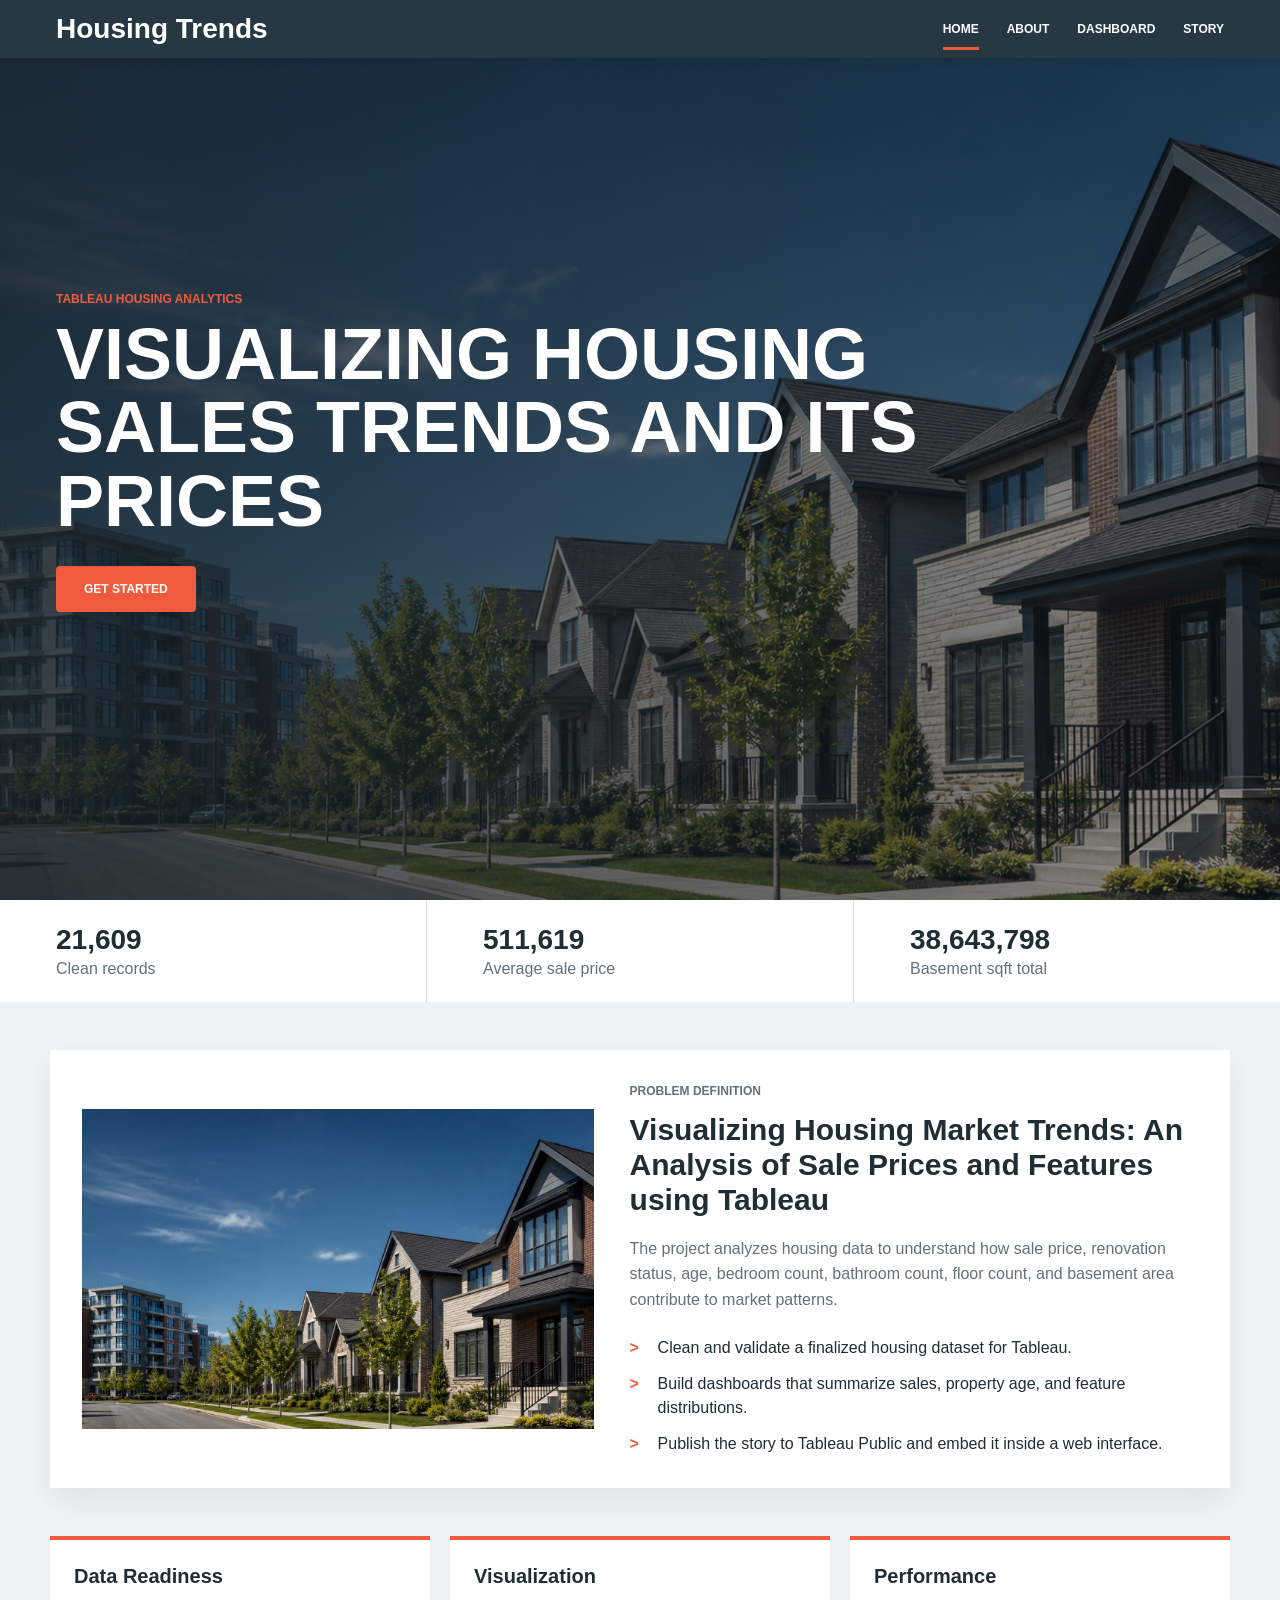
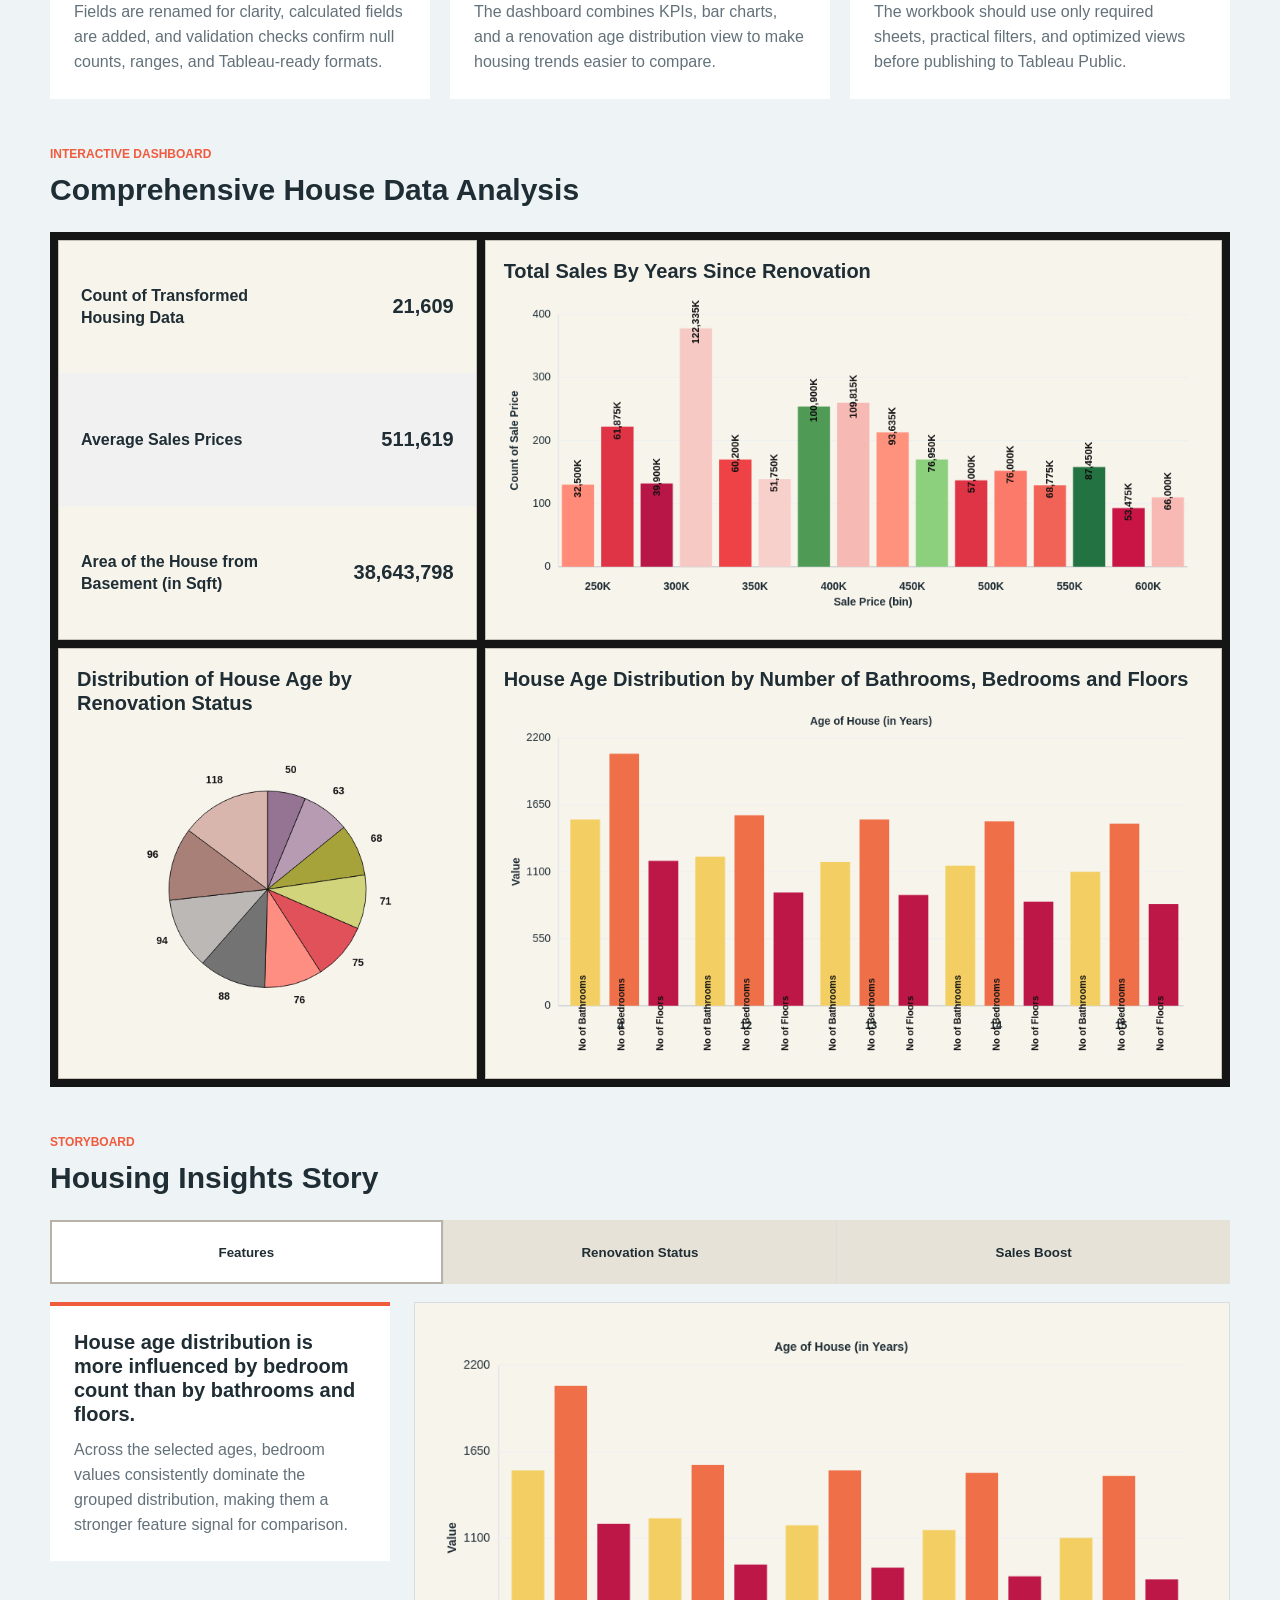
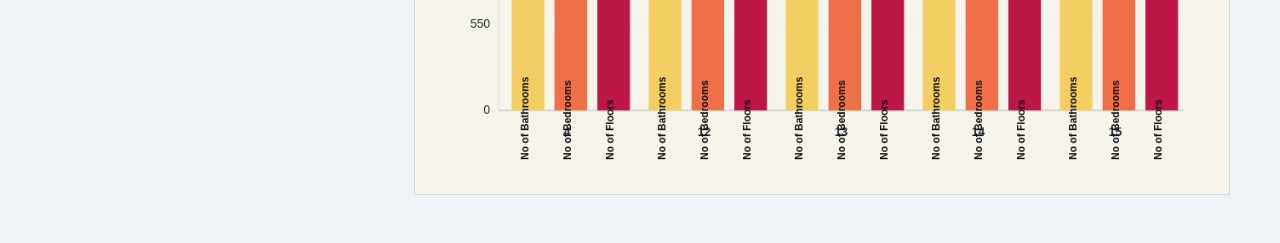
<file: index.html>
<!doctype html>
<html lang="en">
  <head>
    <meta charset="utf-8">
    <meta name="viewport" content="width=device-width, initial-scale=1">
    <title>Housing Trends</title>
    <link rel="stylesheet" href="static/css/styles.css">
  </head>
  <body>
    <header class="site-header">
      <a class="brand" href="#home">Housing Trends</a>
      <nav class="site-nav" aria-label="Primary navigation">
        <a class="active" href="#home">Home</a>
        <a href="#about">About</a>
        <a href="#dashboard">Dashboard</a>
        <a href="#story">Story</a>
      </nav>
    </header>

    <main>
      <section class="hero" id="home">
        <img src="static/images/housing-hero.png" alt="Modern residential housing neighborhood">
        <div class="hero-overlay"></div>
        <div class="hero-content">
          <p class="eyebrow">Tableau Housing Analytics</p>
          <h1>Visualizing Housing Sales Trends and Its Prices</h1>
          <a class="primary-action" href="#dashboard">Get Started</a>
        </div>
      </section>

      <section class="quick-strip" aria-label="Project highlights">
        <div>
          <strong>21,609</strong>
          <span>Clean records</span>
        </div>
        <div>
          <strong>511,619</strong>
          <span>Average sale price</span>
        </div>
        <div>
          <strong>38,643,798</strong>
          <span>Basement sqft total</span>
        </div>
      </section>

      <section class="about-section" id="about">
        <img src="static/images/housing-hero.png" alt="Residential buildings used for housing analytics">
        <div class="about-copy">
          <p class="eyebrow">Problem Definition</p>
          <h1>Visualizing Housing Market Trends: An Analysis of Sale Prices and Features using Tableau</h1>
          <p>The project analyzes housing data to understand how sale price, renovation status, age, bedroom count, bathroom count, floor count, and basement area contribute to market patterns.</p>
          <ul class="check-list">
            <li>Clean and validate a finalized housing dataset for Tableau.</li>
            <li>Build dashboards that summarize sales, property age, and feature distributions.</li>
            <li>Publish the story to Tableau Public and embed it inside a web interface.</li>
          </ul>
        </div>
      </section>

      <section class="process-band">
        <article>
          <h2>Data Readiness</h2>
          <p>Fields are renamed for clarity, calculated fields are added, and validation checks confirm null counts, ranges, and Tableau-ready formats.</p>
        </article>
        <article>
          <h2>Visualization</h2>
          <p>The dashboard combines KPIs, bar charts, and a renovation age distribution view to make housing trends easier to compare.</p>
        </article>
        <article>
          <h2>Performance</h2>
          <p>The workbook should use only required sheets, practical filters, and optimized views before publishing to Tableau Public.</p>
        </article>
      </section>

      <section class="page-shell" id="dashboard">
        <div class="section-heading">
          <p class="eyebrow">Interactive Dashboard</p>
          <h1>Comprehensive House Data Analysis</h1>
        </div>

        <section class="dashboard-grid" aria-label="Comprehensive house data analysis dashboard">
          <aside class="kpi-column">
            <div class="metric-row">
              <span>Count of Transformed Housing Data</span>
              <strong data-metric="record_count">21,609</strong>
            </div>
            <div class="metric-row">
              <span>Average Sales Prices</span>
              <strong data-metric="average_sale_price">511,619</strong>
            </div>
            <div class="metric-row">
              <span>Area of the House from Basement (in Sqft)</span>
              <strong data-metric="basement_area_total">38,643,798</strong>
            </div>
          </aside>
          <article class="chart-panel">
            <h2>Total Sales By Years Since Renovation</h2>
            <canvas id="salesChart" width="900" height="420" aria-label="Total sales by years since renovation"></canvas>
          </article>
          <article class="chart-panel">
            <h2>Distribution of House Age by Renovation Status</h2>
            <canvas id="agePieChart" width="520" height="420" aria-label="House age distribution by renovation status"></canvas>
          </article>
          <article class="chart-panel">
            <h2>House Age Distribution by Number of Bathrooms, Bedrooms and Floors</h2>
            <canvas id="featureChart" width="900" height="460" aria-label="House age distribution by house features"></canvas>
          </article>
        </section>
      </section>

      <section class="page-shell" id="story">
        <div class="section-heading">
          <p class="eyebrow">Storyboard</p>
          <h1>Housing Insights Story</h1>
        </div>
        <div class="story-tabs" role="tablist" aria-label="Housing story points">
          <button class="story-tab active" data-story-target="story-features" type="button">Features</button>
          <button class="story-tab" data-story-target="story-renovation" type="button">Renovation Status</button>
          <button class="story-tab" data-story-target="story-sales" type="button">Sales Boost</button>
        </div>
        <section class="story-layout">
          <article class="story-copy active" id="story-features">
            <h2>House age distribution is more influenced by bedroom count than by bathrooms and floors.</h2>
            <p>Across the selected ages, bedroom values consistently dominate the grouped distribution, making them a stronger feature signal for comparison.</p>
          </article>
          <article class="story-copy" id="story-renovation">
            <h2>The age of houses varies based on renovation status, providing a comprehensive overview.</h2>
            <p>Renovation status helps separate older properties that have been updated from homes that may require additional investment.</p>
          </article>
          <article class="story-copy" id="story-sales">
            <h2>Recent renovations can support stronger property sales.</h2>
            <p>Sales grouped by years since renovation reveal where updated houses cluster across price bins and help identify practical market positioning.</p>
          </article>
          <div class="story-visual">
            <canvas id="storyChart" width="900" height="520" aria-label="Story visualization"></canvas>
          </div>
        </section>
      </section>
    </main>

    <script src="static/js/dashboard.js"></script>
  </body>
</html>
</file>
<file: static/css/styles.css>
:root {
  --ink: #1f2d34;
  --muted: #63717a;
  --header: #263842;
  --line: #d8dde0;
  --paper: #f7f4ec;
  --surface: #ffffff;
  --accent: #f05b3d;
  --gold: #f3cf63;
  --rose: #bd1747;
  --coral: #ef7048;
  --green: #3f8e50;
}

* {
  box-sizing: border-box;
}

body {
  margin: 0;
  color: var(--ink);
  background: #eef3f6;
  font-family: Arial, Helvetica, sans-serif;
  letter-spacing: 0;
}

.site-header {
  position: sticky;
  top: 0;
  z-index: 10;
  display: flex;
  align-items: center;
  justify-content: space-between;
  gap: 24px;
  min-height: 58px;
  padding: 0 56px;
  background: var(--header);
  color: #fff;
  box-shadow: 0 2px 8px rgba(20, 28, 32, 0.16);
}

.brand {
  color: #fff;
  font-size: 28px;
  font-weight: 800;
  text-decoration: none;
}

.site-nav {
  display: flex;
  align-items: center;
  gap: 28px;
}

.site-nav a {
  position: relative;
  color: #fff;
  font-size: 12px;
  font-weight: 800;
  text-transform: uppercase;
  text-decoration: none;
}

.site-nav a.active::after,
.site-nav a:hover::after {
  position: absolute;
  left: 0;
  right: 0;
  bottom: -14px;
  height: 3px;
  background: var(--accent);
  content: "";
}

.hero {
  position: relative;
  min-height: calc(100vh - 58px);
  display: grid;
  align-items: center;
  overflow: hidden;
}

.hero img {
  position: absolute;
  inset: 0;
  width: 100%;
  height: 100%;
  object-fit: cover;
}

.hero-overlay {
  position: absolute;
  inset: 0;
  background: linear-gradient(90deg, rgba(24, 35, 42, 0.82), rgba(24, 35, 42, 0.42));
}

.hero-content {
  position: relative;
  max-width: 980px;
  padding: 12vh 56px 18vh;
  color: #fff;
}

.eyebrow {
  margin: 0 0 12px;
  color: var(--accent);
  font-size: 12px;
  font-weight: 900;
  letter-spacing: 0;
  text-transform: uppercase;
}

.hero h1 {
  max-width: 1100px;
  margin: 0 0 28px;
  font-size: clamp(38px, 6vw, 72px);
  line-height: 1.02;
  text-transform: uppercase;
}

.primary-action {
  display: inline-flex;
  align-items: center;
  justify-content: center;
  min-height: 46px;
  padding: 0 28px;
  border-radius: 4px;
  background: var(--accent);
  color: #fff;
  font-size: 12px;
  font-weight: 900;
  text-decoration: none;
  text-transform: uppercase;
}

.quick-strip {
  display: grid;
  grid-template-columns: repeat(3, 1fr);
  gap: 1px;
  background: var(--line);
}

.quick-strip div {
  padding: 24px 56px;
  background: var(--surface);
}

.quick-strip strong,
.quick-strip span {
  display: block;
}

.quick-strip strong {
  font-size: 28px;
}

.quick-strip span {
  margin-top: 4px;
  color: var(--muted);
}

.about-section,
.process-band,
.page-shell {
  width: min(1180px, calc(100% - 48px));
  margin: 48px auto;
}

.about-section {
  display: grid;
  grid-template-columns: minmax(280px, 0.9fr) minmax(320px, 1fr);
  gap: 36px;
  align-items: center;
  padding: 32px;
  background: var(--surface);
  box-shadow: 0 12px 30px rgba(32, 42, 48, 0.08);
}

.about-section img {
  width: 100%;
  aspect-ratio: 16 / 10;
  object-fit: cover;
}

.about-copy h1,
.section-heading h1 {
  margin: 0 0 18px;
  font-size: 30px;
  line-height: 1.16;
}

.about-copy p {
  color: var(--muted);
  line-height: 1.6;
}

.check-list {
  display: grid;
  gap: 12px;
  margin: 24px 0 0;
  padding: 0;
  list-style: none;
}

.check-list li {
  position: relative;
  padding-left: 28px;
  line-height: 1.5;
}

.check-list li::before {
  position: absolute;
  left: 0;
  color: var(--accent);
  font-weight: 900;
  content: ">";
}

.process-band {
  display: grid;
  grid-template-columns: repeat(3, 1fr);
  gap: 20px;
}

.process-band article {
  padding: 24px;
  background: #fff;
  border-top: 4px solid var(--accent);
}

.process-band h2,
.chart-panel h2,
.story-copy h2 {
  margin: 0 0 12px;
  font-size: 20px;
  line-height: 1.2;
}

.process-band p,
.story-copy p {
  margin: 0;
  color: var(--muted);
  line-height: 1.55;
}

.section-heading {
  margin-bottom: 24px;
}

.tableau-embed:empty {
  display: none;
}

.dashboard-grid {
  display: grid;
  grid-template-columns: 0.88fr 1.55fr;
  gap: 8px;
  padding: 8px;
  background: #151515;
}

.kpi-column,
.chart-panel {
  background: var(--paper);
  border: 1px solid #c6c2b7;
}

.kpi-column {
  display: grid;
  grid-template-rows: repeat(3, 1fr);
}

.metric-row {
  display: grid;
  grid-template-columns: 1fr auto;
  gap: 16px;
  align-items: center;
  min-height: 118px;
  padding: 22px;
}

.metric-row:nth-child(even) {
  background: #f1f1f1;
}

.metric-row span {
  max-width: 190px;
  font-weight: 800;
  line-height: 1.35;
}

.metric-row strong {
  font-size: 20px;
}

.chart-panel {
  min-width: 0;
  padding: 18px;
}

.chart-panel canvas,
.story-visual canvas {
  width: 100%;
  max-width: 100%;
  height: auto;
  display: block;
}

.chart-panel:nth-of-type(2),
.chart-panel:nth-of-type(3) {
  grid-column: span 1;
}

.chart-panel:nth-of-type(3) {
  grid-column: span 1;
}

.story-tabs {
  display: grid;
  grid-template-columns: repeat(3, 1fr);
  gap: 1px;
  margin-bottom: 18px;
  background: var(--line);
}

.story-tab {
  min-height: 64px;
  border: 0;
  background: #e7e2d8;
  color: var(--ink);
  font-weight: 800;
  cursor: pointer;
}

.story-tab.active {
  background: #fff;
  outline: 2px solid #b8b2a8;
  outline-offset: -2px;
}

.story-layout {
  display: grid;
  grid-template-columns: 340px 1fr;
  gap: 24px;
  align-items: start;
}

.story-copy {
  display: none;
  padding: 24px;
  background: #fff;
  border-top: 4px solid var(--accent);
}

.story-copy.active {
  display: block;
}

.story-visual {
  padding: 24px;
  background: var(--paper);
  border: 1px solid var(--line);
}

@media (max-width: 900px) {
  .site-header {
    padding: 0 20px;
    align-items: flex-start;
    flex-direction: column;
    justify-content: center;
    min-height: 92px;
    gap: 10px;
  }

  .site-nav {
    width: 100%;
    gap: 18px;
    overflow-x: auto;
  }

  .hero-content {
    padding: 10vh 24px 18vh;
  }

  .quick-strip,
  .about-section,
  .process-band,
  .dashboard-grid,
  .story-layout {
    grid-template-columns: 1fr;
  }

  .quick-strip div {
    padding: 22px 24px;
  }

  .about-section,
  .page-shell,
  .process-band {
    width: min(100% - 24px, 1180px);
    margin: 28px auto;
  }

  .about-section {
    padding: 18px;
  }

  .chart-panel,
  .chart-panel:nth-of-type(2),
  .chart-panel:nth-of-type(3) {
    grid-column: auto;
  }

  .metric-row {
    min-height: 90px;
  }

  .story-tabs {
    grid-template-columns: 1fr;
  }
}
</file>
